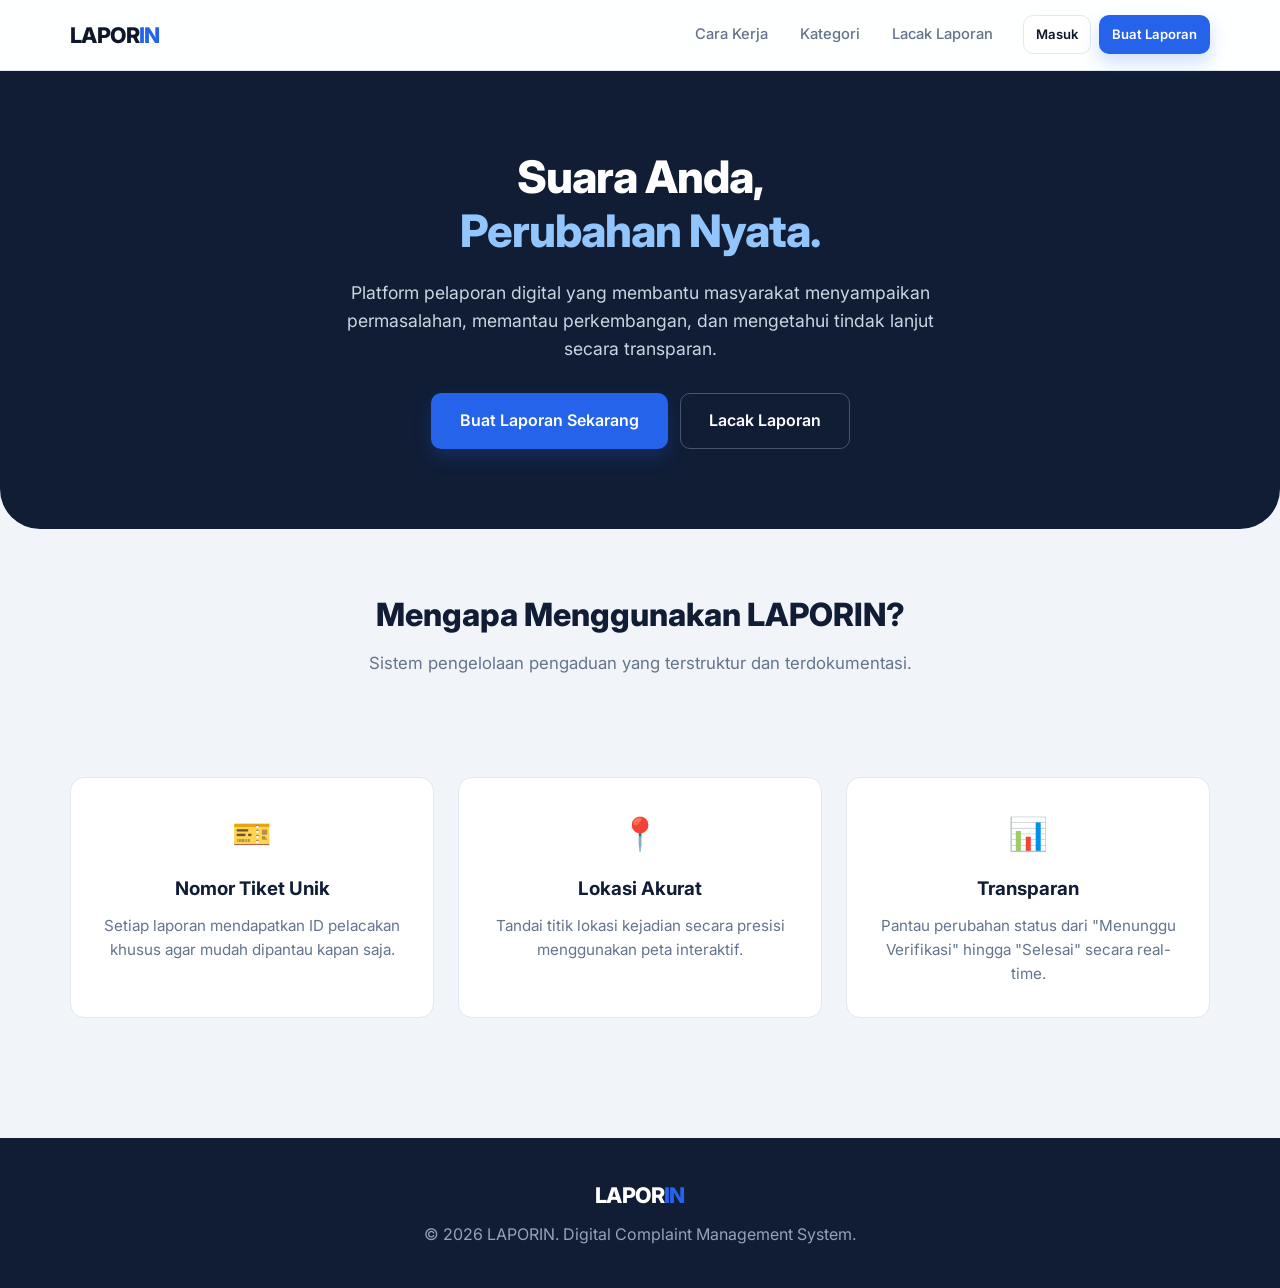
<file: index.html>
<!DOCTYPE html>
<html>
<head>
    <meta charset="UTF-8">
    <meta http-equiv="refresh" content="0; url=frontend/index.html">
    <title>Mengalihkan ke LAPORIN...</title>
</head>
<body>
    <script>
        window.location.href = "frontend/index.html";
    </script>
</body>
</html>
</file>
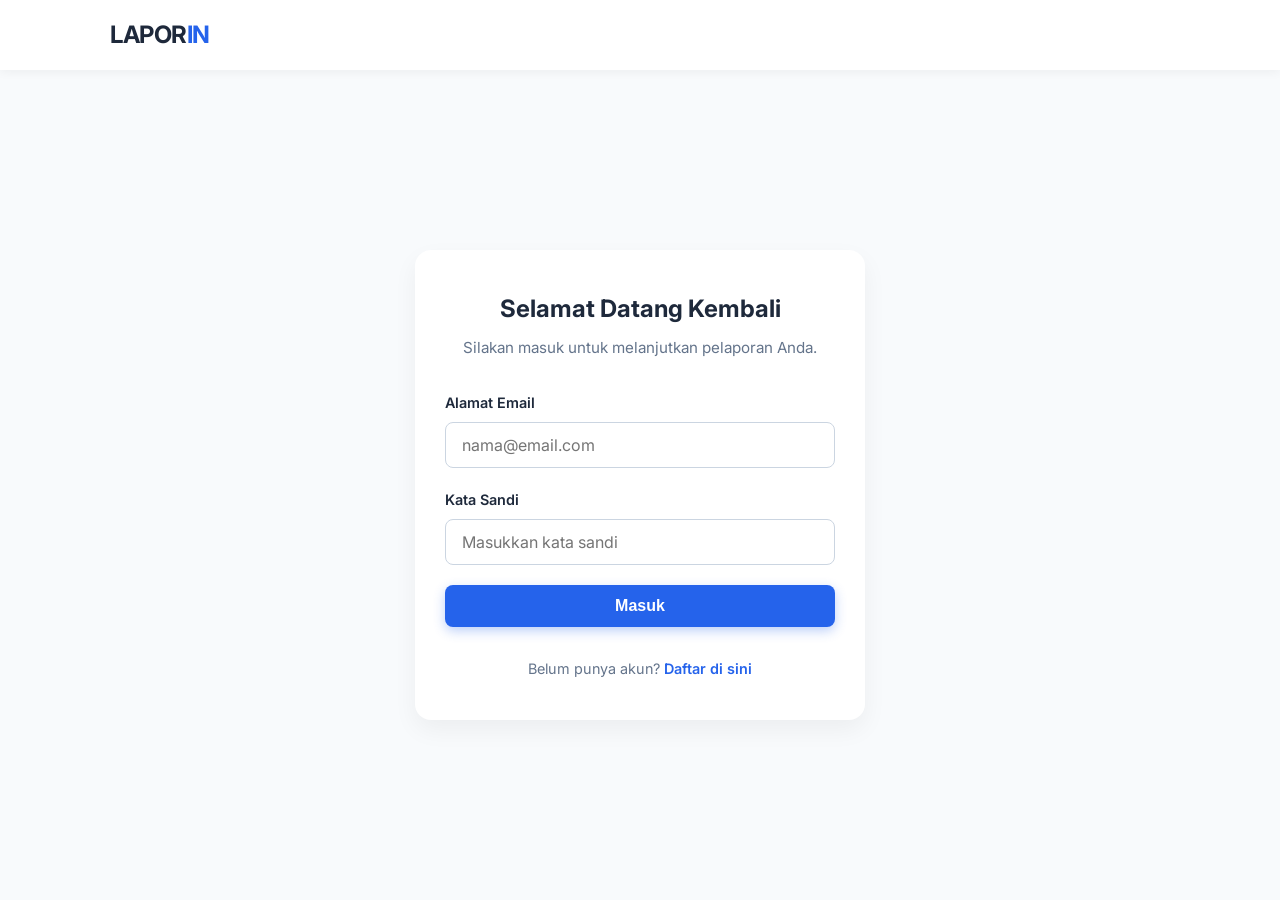
<file: docs/index.html>
<!DOCTYPE html>
<html lang="id">
<head>
    <meta charset="UTF-8">
    <meta name="viewport" content="width=device-width, initial-scale=1.0">
    <title>Masuk - LAPORIN</title>
    <link rel="preconnect" href="https://fonts.googleapis.com">
    <link rel="preconnect" href="https://fonts.gstatic.com" crossorigin>
    <link href="https://fonts.googleapis.com/css2?family=Inter:wght@400;500;600;700&display=swap" rel="stylesheet">
    <link rel="stylesheet" href="css/style.css">
</head>
<body class="auth-body">

    <header class="navbar">
        <div class="container navbar-container">
            <a href="index.html" class="logo">LAPOR<span class="text-primary">IN</span></a>
        </div>
    </header>

    <main class="auth-container">
        <div class="auth-card">
            <div class="auth-header">
                <h1>Selamat Datang Kembali</h1>
                <p>Silakan masuk untuk melanjutkan pelaporan Anda.</p>
            </div>

            <form id="loginForm" class="auth-form">
                <div class="form-group">
                    <label for="email">Alamat Email</label>
                    <input type="email" id="email" name="email" placeholder="nama@email.com" required>
                </div>

                <div class="form-group">
                    <label for="password">Kata Sandi</label>
                    <input type="password" id="password" name="password" placeholder="Masukkan kata sandi" required>
                </div>

                <p id="pesanError" style="color: red; font-size: 0.9rem; display: none;"></p>

                <button type="submit" class="btn btn-primary btn-block">Masuk</button>
            </form>

            <div class="auth-footer">
                <p>Belum punya akun? <a href="register.html" class="text-primary">Daftar di sini</a></p>
            </div>
        </div>
    </main>

    <script>
        document.getElementById('loginForm').addEventListener('submit', async function(event) {
            event.preventDefault();

            const email = document.getElementById('email').value;
            const password = document.getElementById('password').value;
            const pesanError = document.getElementById('pesanError');

            const formData = new URLSearchParams();
            formData.append('username', email); 
            formData.append('password', password);

            try {
                const response = await fetch('https://laporin-production-7ee5268f.up.railway.app/login', {
                    method: 'POST',
                    headers: {
                        'Content-Type': 'application/x-www-form-urlencoded'
                    },
                    body: formData
                });

                const data = await response.json();

                if (response.ok) {
                    // Simpan token ke localStorage
                    localStorage.setItem('access_token', data.access_token);
                    
                    // Simpan status admin (kita decode payload token di sisi frontend)
                    // Karena token JWT terdiri dari 3 bagian (header.payload.signature), kita ambil bagian tengahnya (payload)
                    const payload = JSON.parse(atob(data.access_token.split('.')[1]));
                    localStorage.setItem('is_admin', payload.is_admin); // Menyimpan true atau false

                    alert('Login Berhasil!');
                    // Jika admin, arahkan ke dashboard admin (nanti kita buat), jika tidak ke peta
                    if (payload.is_admin) {
                        window.location.href = 'admin.html'; 
                    } else {
                        window.location.href = 'map.html'; 
                    }
                } else {
                    pesanError.style.display = 'block';
                    pesanError.innerText = data.detail || 'Email atau password salah';
                }
            } catch (error) {
                pesanError.style.display = 'block';
                pesanError.innerText = 'Gagal terhubung ke server. Pastikan Termux menyala.';
            }
        });
    </script>
</body>
</html>
</file>
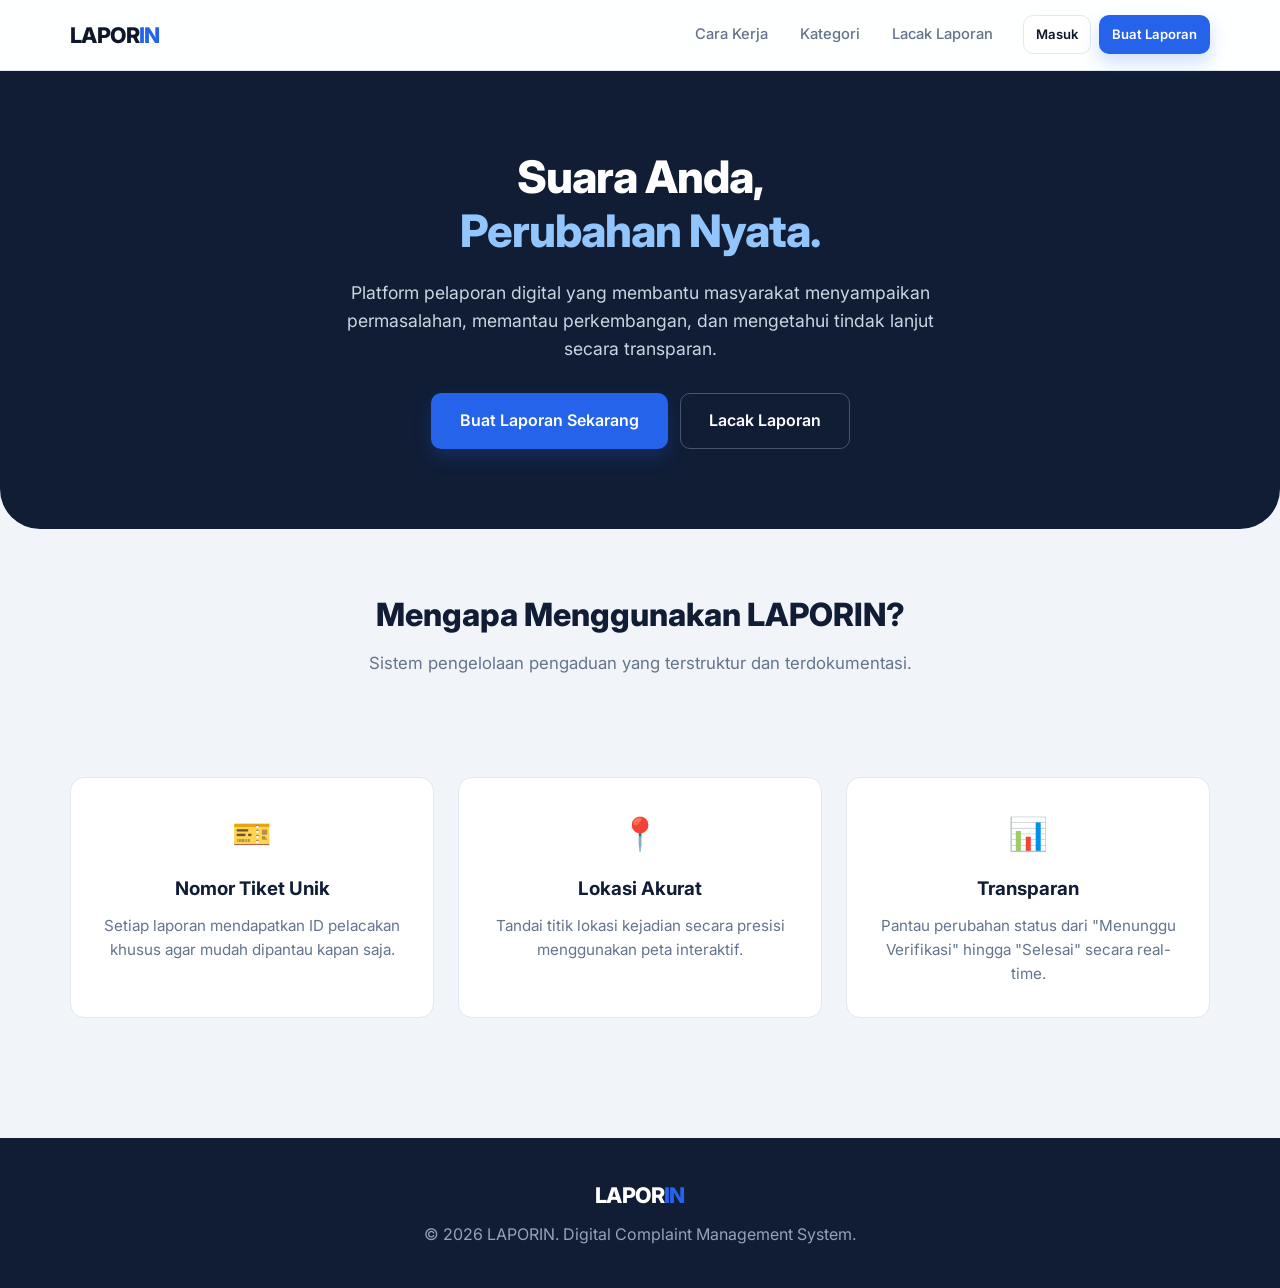
<file: frontend/index.html>
<!DOCTYPE html>
<html lang="id">
<head>
    <meta charset="UTF-8">
    <meta name="viewport" content="width=device-width, initial-scale=1.0">
    <title>LAPORIN - Suara Anda, Perubahan Nyata</title>
    <link href="https://fonts.googleapis.com/css2?family=Inter:wght@400;500;600;700;800&display=swap" rel="stylesheet">
    <link rel="stylesheet" href="laporin.css">
    <style>
        .hero { padding: 80px 0; text-align: center; background: var(--navy); color: var(--white); border-bottom-left-radius: 40px; border-bottom-right-radius: 40px; }
        .hero h1 { font-size: 2.8rem; font-weight: 800; letter-spacing: -1px; margin-bottom: 20px; line-height: 1.2; }
        .hero p { font-size: 1.1rem; color: #CBD5E1; max-width: 600px; margin: 0 auto 30px; }
        .hero-btns { display: flex; gap: 12px; justify-content: center; flex-wrap: wrap; }
        .hero-btns .btn { padding: 14px 28px; font-size: 1rem; }
        
        .section-title { text-align: center; margin-bottom: 40px; }
        .section-title h2 { font-size: 2rem; font-weight: 800; color: var(--navy); margin-bottom: 10px; }
        .section-title p { color: var(--muted); font-size: 1.05rem; }
        
        .features-grid { display: grid; grid-template-columns: repeat(auto-fit, minmax(280px, 1fr)); gap: 24px; padding: 60px 0; }
        .feature-card { background: var(--white); padding: 30px; border-radius: var(--radius); border: 1px solid var(--border); text-align: center; }
        .feature-card .icon { font-size: 2rem; margin-bottom: 15px; }
        .feature-card h3 { margin-bottom: 10px; color: var(--navy); }
        .feature-card p { color: var(--muted); font-size: 0.95rem; }
        
        .footer { background: var(--navy); color: #94A3B8; padding: 40px 0; text-align: center; margin-top: 60px; }
    </style>
</head>
<body>
    <nav class="navbar">
        <div class="container navbar-container">
            <a href="index.html" class="logo">LAPOR<span class="text-primary">IN</span></a>
            <button class="nav-toggle" id="navToggle"><span></span></button>
            <div class="nav-links" id="navLinks">
                <a href="#cara-kerja" class="nav-link">Cara Kerja</a>
                <a href="#kategori" class="nav-link">Kategori</a>
                <a href="track.html" class="nav-link">Lacak Laporan</a>
                <a href="login.html" class="btn btn-outline btn-sm" style="margin-left: 10px;">Masuk</a>
                <a href="create_report.html" class="btn btn-primary btn-sm">Buat Laporan</a>
            </div>
        </div>
    </nav>

    <header class="hero">
        <div class="container">
            <h1>Suara Anda,<br><span style="color: #93C5FD;">Perubahan Nyata.</span></h1>
            <p>Platform pelaporan digital yang membantu masyarakat menyampaikan permasalahan, memantau perkembangan, dan mengetahui tindak lanjut secara transparan.</p>
            <div class="hero-btns">
                <a href="create_report.html" class="btn btn-primary">Buat Laporan Sekarang</a>
                <a href="track.html" class="btn btn-outline" style="background: transparent; color: white; border-color: #475569;">Lacak Laporan</a>
            </div>
        </div>
    </header>

    <section class="container" style="padding-top: 60px;">
        <div class="section-title">
            <h2>Mengapa Menggunakan LAPORIN?</h2>
            <p>Sistem pengelolaan pengaduan yang terstruktur dan terdokumentasi.</p>
        </div>
        <div class="features-grid">
            <div class="feature-card">
                <div class="icon">🎫</div>
                <h3>Nomor Tiket Unik</h3>
                <p>Setiap laporan mendapatkan ID pelacakan khusus agar mudah dipantau kapan saja.</p>
            </div>
            <div class="feature-card">
                <div class="icon">📍</div>
                <h3>Lokasi Akurat</h3>
                <p>Tandai titik lokasi kejadian secara presisi menggunakan peta interaktif.</p>
            </div>
            <div class="feature-card">
                <div class="icon">📊</div>
                <h3>Transparan</h3>
                <p>Pantau perubahan status dari "Menunggu Verifikasi" hingga "Selesai" secara real-time.</p>
            </div>
        </div>
    </section>

    <footer class="footer">
        <div class="container">
            <h2 class="logo" style="color: white; margin-bottom: 10px;">LAPOR<span class="text-primary">IN</span></h2>
            <p>&copy; 2026 LAPORIN. Digital Complaint Management System.</p>
        </div>
    </footer>

    <script>
        const navToggle = document.getElementById('navToggle');
        const navLinks = document.getElementById('navLinks');
        navToggle.addEventListener('click', () => {
            navLinks.classList.toggle('open');
        });
    </script>
</body>
</html>
</file>
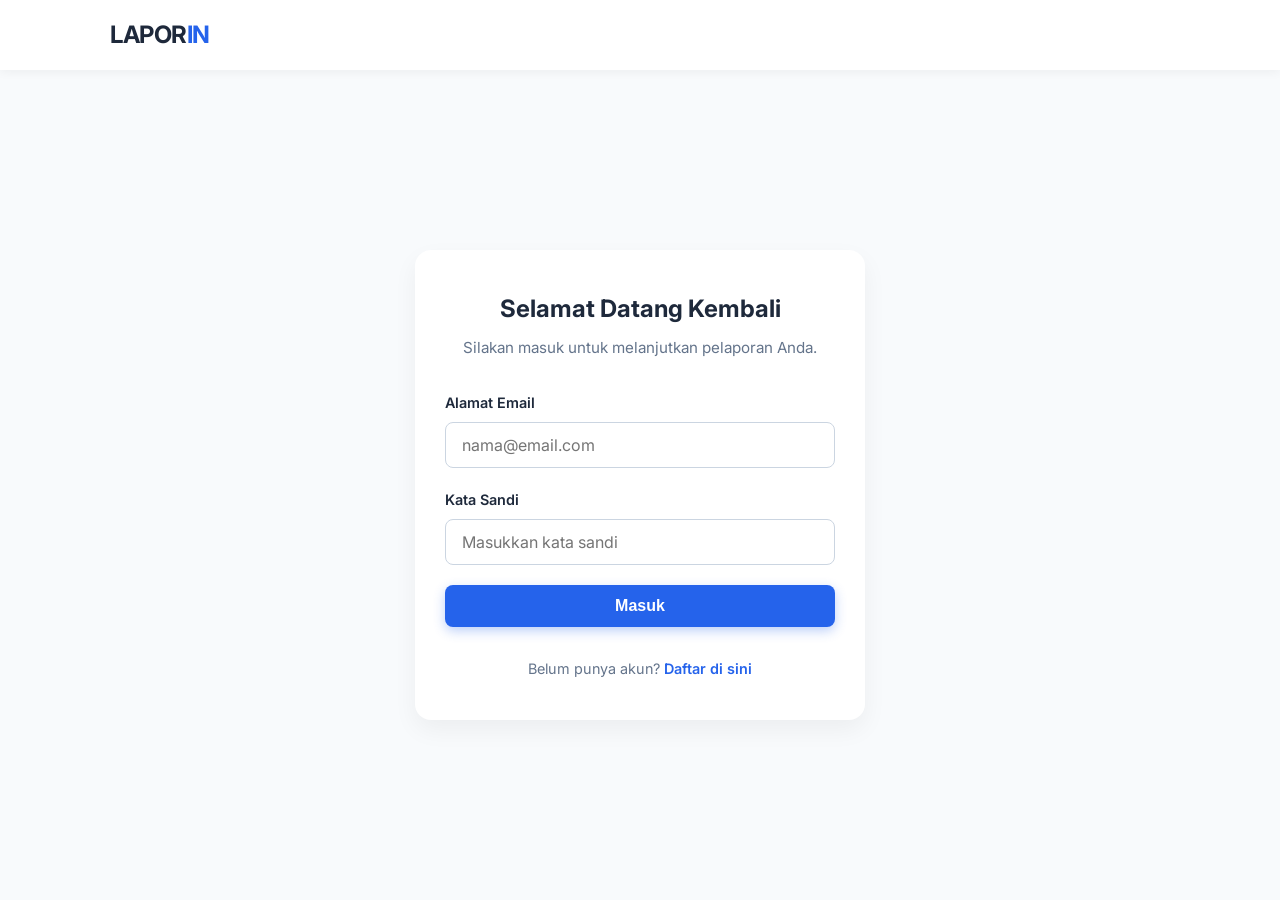
<file: docs/admin.html>
<!DOCTYPE html>
<html lang="id">
<head>
    <meta charset="UTF-8">
    <meta name="viewport" content="width=device-width, initial-scale=1.0">
    <title>Dashboard Admin - LAPORIN</title>
    <link rel="preconnect" href="https://fonts.googleapis.com">
    <link rel="preconnect" href="https://fonts.gstatic.com" crossorigin>
    <link href="https://fonts.googleapis.com/css2?family=Inter:wght@400;500;600;700&display=swap" rel="stylesheet">
    <link rel="stylesheet" href="css/style.css">
    
    <style>
        .admin-container {
            max-width: 900px;
            margin: 40px auto;
            padding: 0 20px;
        }
        .admin-header {
            margin-bottom: 30px;
        }
        .report-card {
            background: var(--white);
            padding: 20px;
            border-radius: 12px;
            box-shadow: 0 4px 15px rgba(0,0,0,0.05);
            margin-bottom: 20px;
            border-left: 5px solid var(--primary-color);
        }
        .report-card h3 {
            margin-bottom: 5px;
            font-size: 1.2rem;
        }
        .report-meta {
            font-size: 0.9rem;
            color: var(--text-muted);
            margin-bottom: 15px;
        }
        .report-desc {
            font-size: 0.95rem;
            margin-bottom: 20px;
            background: #f8fafc;
            padding: 10px;
            border-radius: 8px;
        }
        .action-area {
            display: flex;
            gap: 10px;
            align-items: center;
            flex-wrap: wrap;
            border-top: 1px solid #e2e8f0;
            padding-top: 15px;
        }
        .status-select {
            padding: 8px 12px;
            border-radius: 8px;
            border: 1px solid var(--border-color);
            font-family: inherit;
            font-size: 0.9rem;
            flex: 1;
            min-width: 150px;
        }
        .btn-update {
            padding: 8px 16px;
            font-size: 0.9rem;
        }
        .btn-danger {
            background-color: #dc2626;
            color: white;
        }
    </style>
</head>
<body>

    <header class="navbar">
        <div class="container navbar-container">
            <a href="index.html" class="logo">LAPOR<span class="text-primary">IN</span></a>
            <nav class="nav-links">
                <a href="index.html" class="nav-link">Beranda</a>
                <a href="map.html" class="nav-link">Peta</a>
                <a href="admin.html" class="nav-link" style="color: var(--primary-color); font-weight: 700;">Dashboard Admin</a>
                <a href="#" class="nav-link" style="color: #dc2626; font-weight: 700;" onclick="logout()">Keluar</a>
            </nav>
        </div>
    </header>

    <main class="admin-container">
        <div class="admin-header">
            <h1 style="font-size: 1.8rem; color: var(--text-main);">Dashboard Administrator</h1>
            <p style="color: var(--text-muted);">Kelola semua laporan yang masuk dari masyarakat.</p>
        </div>

        <!-- Tempat menaruh daftar laporan -->
        <div id="adminReportsList">
            <p style="text-align: center; color: var(--text-muted);">Memuat data...</p>
        </div>
    </main>

    <script>
        // 1. Cek Token dan Status Admin
        const token = localStorage.getItem('access_token');
        const isAdmin = localStorage.getItem('is_admin');

        // Jika tidak ada token, atau bukan admin, tendang keluar!
        if (!token || isAdmin !== 'true') {
            alert('Akses Ditolak! Halaman ini hanya untuk Administrator.');
            window.location.href = 'index.html';
        }

        // 2. Fungsi Logout
        function logout() {
            if (confirm('Apakah Anda yakin ingin keluar?')) {
                localStorage.removeItem('access_token');
                localStorage.removeItem('is_admin');
                window.location.href = 'index.html';
            }
        }

        // 3. Ambil semua data laporan dari backend
        async function fetchAllReports() {
            const reportsList = document.getElementById('adminReportsList');
            
            try {
                const response = await fetch('https://laporin-production-7ee5268f.up.railway.app/reports', {
                    method: 'GET'
                });

                const data = await response.json();

                if (data.length === 0) {
                    reportsList.innerHTML = `<p style="text-align: center;">Belum ada laporan yang masuk.</p>`;
                    return;
                }

                let htmlContent = '';
                data.forEach(laporan => {
                    const tanggal = new Date(laporan.created_at).toLocaleDateString('id-ID', {
                        day: 'numeric', month: 'long', year: 'numeric', hour: '2-digit', minute: '2-digit'
                    });

                    // Opsi dropdown status
                    const statusOptions = ["Menunggu verifikasi", "Diterima", "Dalam proses", "Selesai", "Ditolak"];
                    let optionsHtml = '';
                    statusOptions.forEach(status => {
                        const selected = (laporan.status === status) ? 'selected' : '';
                        optionsHtml += `<option value="${status}" ${selected}>${status}</option>`;
                    });

                    htmlContent += `
                        <div class="report-card">
                            <h3>${laporan.judul}</h3>
                            <div class="report-meta">
                                <strong>Pelapor ID:</strong> ${laporan.owner_id} | <strong>Kategori:</strong> ${laporan.kategori} | <strong>Tanggal:</strong> ${tanggal}
                            </div>
                            <div class="report-desc">
                                <strong>Lokasi:</strong> ${laporan.lokasi}<br>
                                <strong>Deskripsi:</strong> ${laporan.deskripsi}
                            </div>
                            
                            <div class="action-area">
                                <label style="font-size: 0.9rem; font-weight: 600;">Ubah Status:</label>
                                <select id="status-${laporan.id}" class="status-select">
                                    ${optionsHtml}
                                </select>
                                <button class="btn btn-primary btn-update" onclick="updateStatus(${laporan.id})">Simpan</button>
                            </div>
                        </div>
                    `;
                });

                reportsList.innerHTML = htmlContent;

            } catch (error) {
                reportsList.innerHTML = `<p style="color: red; text-align: center;">Gagal memuat data. Pastikan server Termux menyala.</p>`;
            }
        }

        // 4. Fungsi untuk mengubah status laporan
        async function updateStatus(reportId) {
            const newStatus = document.getElementById(`status-${reportId}`).value;
            
            try {
                const response = await fetch(`https://laporin-production-7ee5268f.up.railway.app/reports/${reportId}/status`, {
                    method: 'PUT',
                    headers: {
                        'Content-Type': 'application/json',
                        'Authorization': `Bearer ${token}`
                    },
                    body: JSON.stringify({ status: newStatus })
                });

                if (response.ok) {
                    alert('Status laporan berhasil diperbarui!');
                } else {
                    const data = await response.json();
                    alert('Gagal update: ' + data.detail);
                }
            } catch (error) {
                alert('Gagal terhubung ke server.');
            }
        }

        // Panggil fungsi saat halaman dimuat
        fetchAllReports();
    </script>
</body>
</html>
</file>
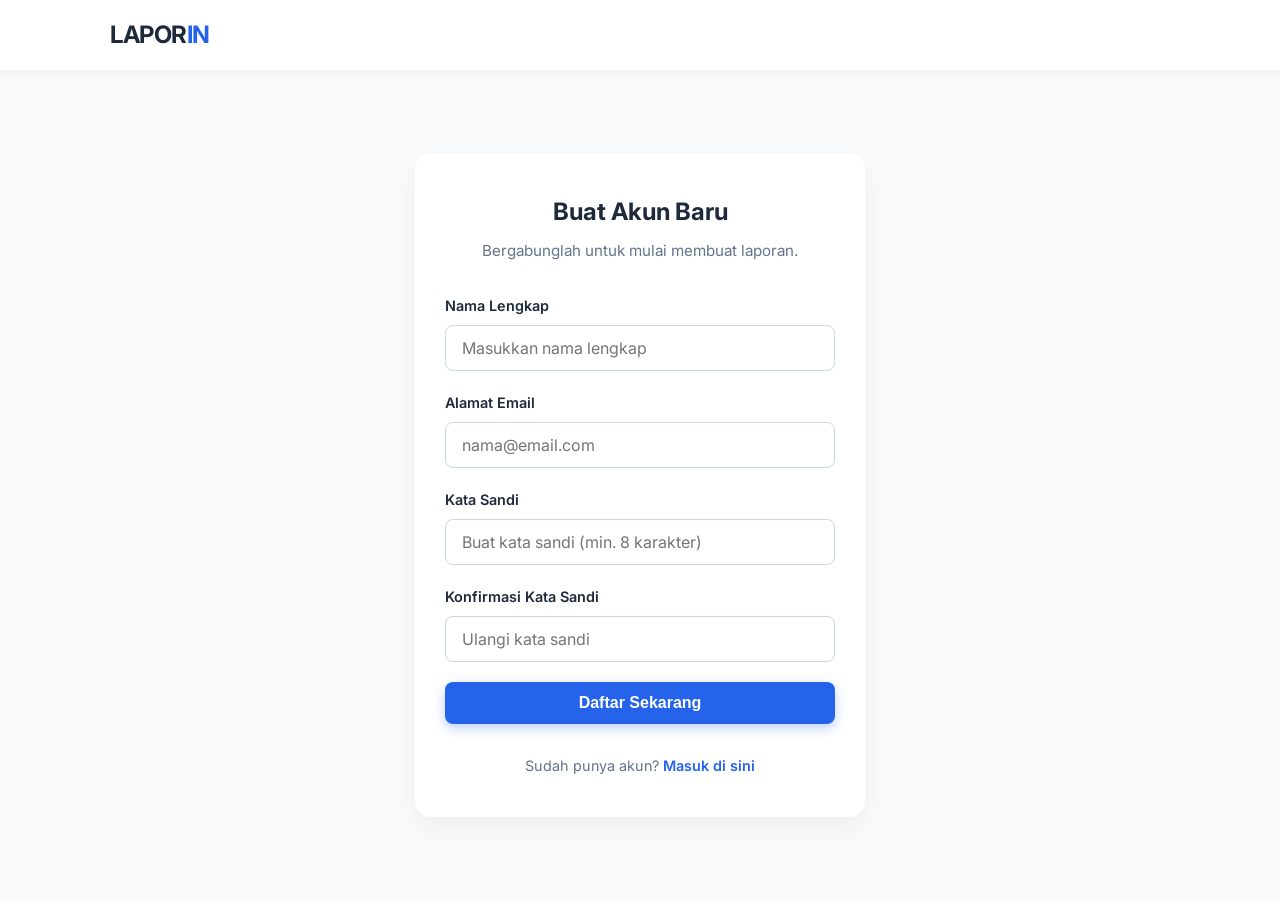
<file: docs/register.html>
<!DOCTYPE html>
<html lang="id">
<head>
    <meta charset="UTF-8">
    <meta name="viewport" content="width=device-width, initial-scale=1.0">
    <title>Daftar Akun - LAPORIN</title>
    <link rel="preconnect" href="https://fonts.googleapis.com">
    <link rel="preconnect" href="https://fonts.gstatic.com" crossorigin>
    <link href="https://fonts.googleapis.com/css2?family=Inter:wght@400;500;600;700&display=swap" rel="stylesheet">
    <link rel="stylesheet" href="css/style.css">
</head>
<body class="auth-body">

    <header class="navbar">
        <div class="container navbar-container">
            <a href="index.html" class="logo">LAPOR<span class="text-primary">IN</span></a>
        </div>
    </header>

    <main class="auth-container">
        <div class="auth-card">
            <div class="auth-header">
                <h1>Buat Akun Baru</h1>
                <p>Bergabunglah untuk mulai membuat laporan.</p>
            </div>

            <!-- Tambahkan id="registerForm" -->
            <form id="registerForm" class="auth-form">
                <div class="form-group">
                    <label for="nama">Nama Lengkap</label>
                    <input type="text" id="nama" name="nama" placeholder="Masukkan nama lengkap" required>
                </div>

                <div class="form-group">
                    <label for="email">Alamat Email</label>
                    <input type="email" id="email" name="email" placeholder="nama@email.com" required>
                </div>

                <div class="form-group">
                    <label for="password">Kata Sandi</label>
                    <input type="password" id="password" name="password" placeholder="Buat kata sandi (min. 8 karakter)" required minlength="8">
                </div>

                <div class="form-group">
                    <label for="konfirmasi_password">Konfirmasi Kata Sandi</label>
                    <input type="password" id="konfirmasi_password" name="konfirmasi_password" placeholder="Ulangi kata sandi" required minlength="8">
                </div>

                <!-- Tempat menampilkan pesan error -->
                <p id="pesanError" style="color: red; font-size: 0.9rem; display: none;"></p>

                <button type="submit" class="btn btn-primary btn-block">Daftar Sekarang</button>
            </form>

            <div class="auth-footer">
                <p>Sudah punya akun? <a href="login.html" class="text-primary">Masuk di sini</a></p>
            </div>
        </div>
    </main>

    <!-- SCRIPT UNTUK REGISTER -->
    <script>
        document.getElementById('registerForm').addEventListener('submit', async function(event) {
            event.preventDefault();

            const nama = document.getElementById('nama').value;
            const email = document.getElementById('email').value;
            const password = document.getElementById('password').value;
            const konfirmasi_password = document.getElementById('konfirmasi_password').value;
            const pesanError = document.getElementById('pesanError');

            // Validasi apakah password dan konfirmasi cocok
            if (password !== konfirmasi_password) {
                pesanError.style.display = 'block';
                pesanError.innerText = 'Kata sandi dan konfirmasi tidak cocok!';
                return;
            }

            // Sembunyikan pesan error sebelumnya
            pesanError.style.display = 'none';

            try {
                // Kirim data ke backend (format JSON)
                const response = await fetch('https://laporin-production-7ee5268f.up.railway.app/register', {
                    method: 'POST',
                    headers: {
                        'Content-Type': 'application/json'
                    },
                    body: JSON.stringify({
                        nama_lengkap: nama,
                        email: email,
                        password: password
                    })
                });

                const data = await response.json();

                if (response.ok) {
                    // Jika berhasil (201 Created)
                    alert('Pendaftaran Berhasil! Silakan Login.');
                    window.location.href = 'login.html'; // Arahkan ke halaman login
                } else {
                    // Jika gagal (misal email sudah terdaftar)
                    pesanError.style.display = 'block';
                    pesanError.innerText = data.detail || 'Terjadi kesalahan saat mendaftar.';
                }
            } catch (error) {
                pesanError.style.display = 'block';
                pesanError.innerText = 'Gagal terhubung ke server. Pastikan Termux menyala.';
            }
        });
    </script>
</body>
</html>
</file>
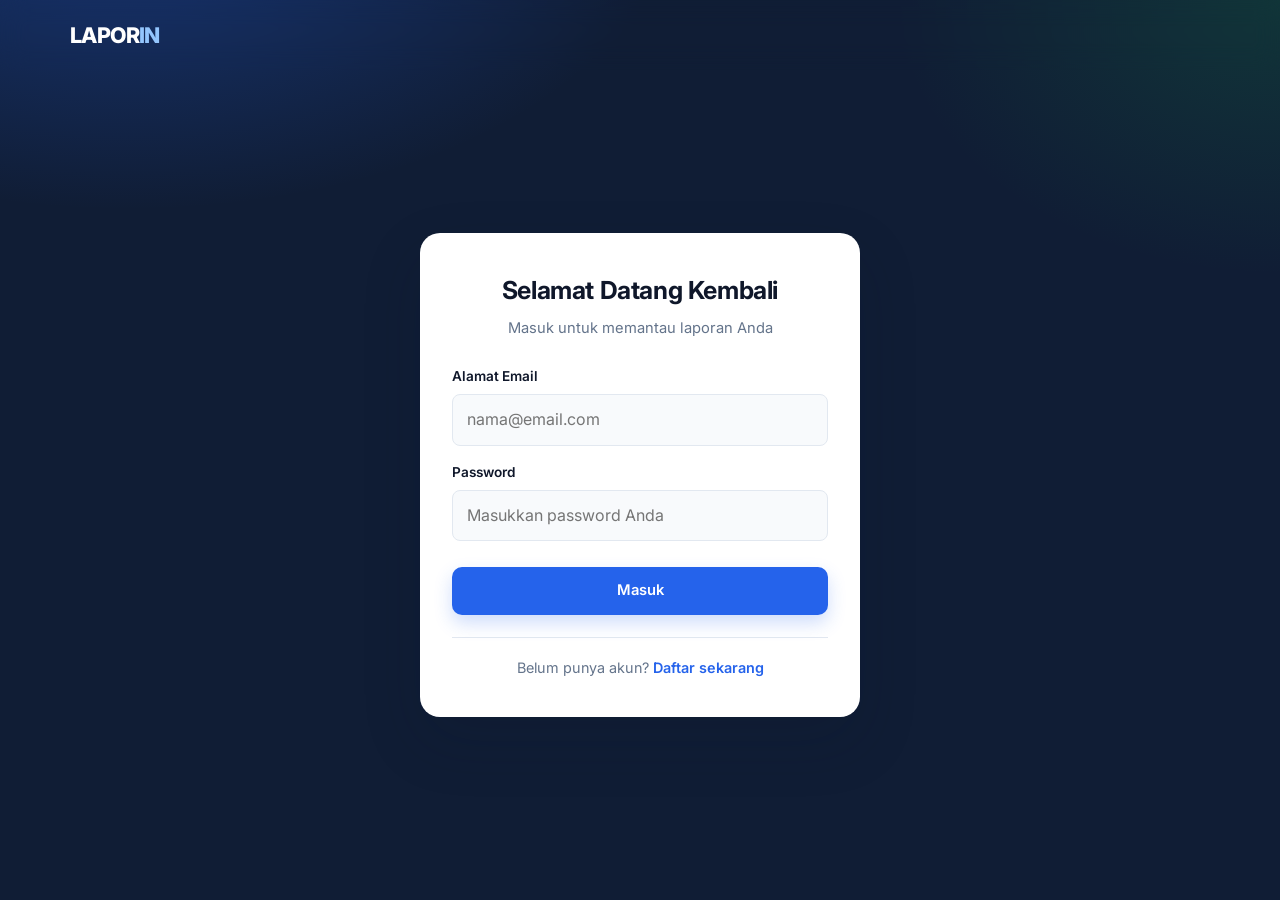
<file: frontend/admin.html>
<!DOCTYPE html>
<html lang="id">
<head>
    <meta charset="UTF-8">
    <meta name="viewport" content="width=device-width, initial-scale=1.0">
    <title>Admin Panel - LAPORIN</title>
    <link href="https://fonts.googleapis.com/css2?family=Inter:wght@400;500;600;700&display=swap" rel="stylesheet">
    <link rel="stylesheet" href="laporin.css">
</head>
<body>
    <div class="app-shell">
        <aside class="sidebar" id="sidebar">
            <a href="index.html" class="logo">LAPOR<span class="text-primary">IN</span></a>
            <div class="sidebar-nav">
                <div class="sidebar-label">Menu Administrator</div>
                <a href="admin.html" class="sidebar-link active">Semua Laporan</a>
                <a href="#" class="sidebar-link" onclick="logout()" style="color: #FCA5A5; margin-top: 20px;">Keluar</a>
            </div>
        </aside>

        <main class="main-content">
            <header class="topbar">
                <div style="display: flex; align-items: center; gap: 10px;">
                    <button class="sidebar-toggle" id="sidebarToggle"><span></span></button>
                    <h1 class="page-title">Manajemen Laporan</h1>
                </div>
                <div class="badge badge-primary">Mode Admin</div>
            </header>

            <div class="page-body">
                <div class="card" style="padding: 0; overflow: hidden;">
                    <div style="padding: 20px; border-bottom: 1px solid var(--border);">
                        <h2 style="font-size: 1.1rem;">Daftar Semua Laporan Masuk</h2>
                    </div>
                    
                    <div id="loadingState" style="padding: 40px; text-align: center; color: var(--muted);">Memuat data...</div>
                    <div id="errorState" class="empty-state hidden">
                        <h3>Akses Ditolak</h3>
                        <p>Anda tidak memiliki hak akses sebagai Administrator.</p>
                    </div>

                    <div class="table-wrap hidden" id="tableWrapper">
                        <table class="data-table">
                            <thead>
                                <tr>
                                    <th>Tiket</th>
                                    <th>Judul</th>
                                    <th>Pelapor</th>
                                    <th>Status</th>
                                    <th>Aksi</th>
                                </tr>
                            </thead>
                            <tbody id="adminReportList"></tbody>
                        </table>
                    </div>
                </div>
            </div>
        </main>
    </div>
    
    <div class="sidebar-backdrop" id="sidebarBackdrop"></div>

    <script>
        const API_BASE_URL = 'https://laporin-production-7ee5268f.up.railway.app';
        const token = localStorage.getItem('token');

        if (!token) {
            alert('Sesi berakhir, silakan login.');
            window.location.href = 'login.html';
        }

        function logout() {
            localStorage.removeItem('token');
            window.location.href = 'index.html';
        }

        const sidebar = document.getElementById('sidebar');
        const backdrop = document.getElementById('sidebarBackdrop');
        document.getElementById('sidebarToggle').addEventListener('click', () => {
            sidebar.classList.add('open'); backdrop.classList.add('open');
        });
        backdrop.addEventListener('click', () => {
            sidebar.classList.remove('open'); backdrop.classList.remove('open');
        });

        async function fetchAdminReports() {
            try {
                const response = await fetch(`${API_BASE_URL}/admin/reports`, {
                    headers: { 'Authorization': `Bearer ${token}` }
                });

                document.getElementById('loadingState').classList.add('hidden');

                if (response.status === 403 || response.status === 401) {
                    document.getElementById('errorState').classList.remove('hidden');
                    return;
                }

                const reports = await response.json();
                document.getElementById('tableWrapper').classList.remove('hidden');
                const tbody = document.getElementById('adminReportList');
                tbody.innerHTML = '';

                if (reports.length === 0) {
                    tbody.innerHTML = '<tr><td colspan="5" class="text-center">Belum ada laporan masuk.</td></tr>';
                    return;
                }

                reports.forEach(report => {
                    // Fallback jika tiket masih null
                    const tiket = report.ticket_number ? report.ticket_number : `LPR-2026-${String(report.id).padStart(5, '0')}`;
                    
                    const tr = document.createElement('tr');
                    tr.innerHTML = `
                        <td style="font-weight: 600; color: var(--primary);">${tiket}</td>
                        <td>${report.judul}</td>
                        <td>${report.pemilik ? report.pemilik.nama_lengkap : 'Anonim'}</td>
                        <td>
                            <select onchange="updateStatus(${report.id}, this.value)" class="btn btn-sm btn-outline">
                                <option value="Menunggu verifikasi" ${report.status === 'Menunggu verifikasi' ? 'selected' : ''}>Menunggu</option>
                                <option value="Diproses" ${report.status === 'Diproses' ? 'selected' : ''}>Diproses</option>
                                <option value="Selesai" ${report.status === 'Selesai' ? 'selected' : ''}>Selesai</option>
                                <option value="Ditolak" ${report.status === 'Ditolak' ? 'selected' : ''}>Ditolak</option>
                            </select>
                        </td>
                        <td>
                            <button class="btn btn-sm btn-primary" onclick="alert('Detail laporan bisa dilihat di menu Lacak')">Detail</button>
                        </td>
                    `;
                    tbody.appendChild(tr);
                });

            } catch (error) {
                document.getElementById('loadingState').innerText = 'Gagal terhubung ke server.';
                console.error(error);
            }
        }

        async function updateStatus(reportId, newStatus) {
            const formData = new URLSearchParams();
            formData.append('status', newStatus);
            formData.append('note', `Status diubah oleh Admin menjadi ${newStatus}`);

            try {
                const response = await fetch(`${API_BASE_URL}/admin/reports/${reportId}/status`, {
                    method: 'PUT',
                    headers: {
                        'Authorization': `Bearer ${token}`,
                        'Content-Type': 'application/x-www-form-urlencoded'
                    },
                    body: formData
                });
                if (response.ok) {
                    alert('Status berhasil diperbarui!');
                } else {
                    alert('Gagal mengubah status.');
                }
            } catch (error) {
                alert('Terjadi kesalahan jaringan.');
            }
        }

        fetchAdminReports();
    </script>
</body>
</html>
</file>
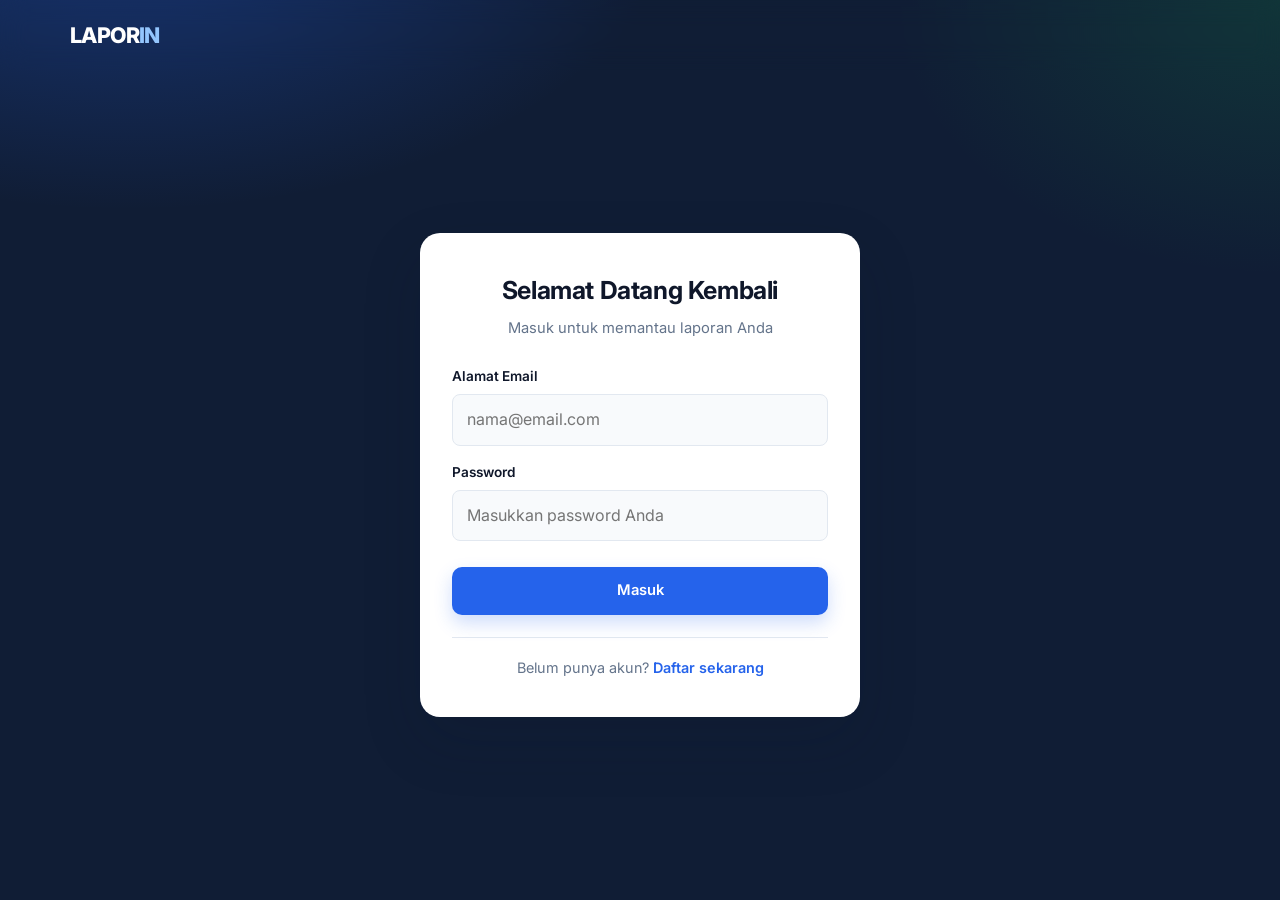
<file: frontend/login.html>
<!DOCTYPE html>
<html lang="id">
<head>
    <meta charset="UTF-8">
    <meta name="viewport" content="width=device-width, initial-scale=1.0">
    <title>Masuk - LAPORIN</title>
    <link href="https://fonts.googleapis.com/css2?family=Inter:wght@400;500;600;700&display=swap" rel="stylesheet">
    <link rel="stylesheet" href="laporin.css">
</head>
<body class="auth-body">
    <nav class="navbar">
        <div class="container navbar-container">
            <a href="index.html" class="logo">LAPOR<span class="text-primary">IN</span></a>
        </div>
    </nav>

    <div class="auth-container">
        <div class="auth-card">
            <div class="auth-header">
                <h1>Selamat Datang Kembali</h1>
                <p>Masuk untuk memantau laporan Anda</p>
            </div>
            
            <form id="loginForm" class="auth-form">
                <div class="form-group">
                    <label>Alamat Email</label>
                    <input type="email" id="email" required placeholder="nama@email.com">
                </div>
                <div class="form-group">
                    <label>Password</label>
                    <input type="password" id="password" required placeholder="Masukkan password Anda">
                </div>
                <button type="submit" id="loginBtn" class="btn btn-primary btn-block" style="margin-top: 10px;">Masuk</button>
            </form>

            <div class="auth-footer">
                Belum punya akun? <a href="register.html">Daftar sekarang</a>
            </div>
        </div>
    </div>

    <script>
        // URL SUDAH DIGANTI DENGAN URL RAILWAY ASLI ANDA
        const API_BASE_URL = 'https://laporin-production-7ee5268f.up.railway.app';

        document.getElementById('loginForm').addEventListener('submit', async function(e) {
            e.preventDefault();
            const btn = document.getElementById('loginBtn');
            btn.innerHTML = 'Memproses...';
            btn.disabled = true;

            const email = document.getElementById('email').value;
            const password = document.getElementById('password').value;

            const formData = new URLSearchParams();
            formData.append('username', email); 
            formData.append('password', password);

            try {
                const response = await fetch(`${API_BASE_URL}/login`, {
                    method: 'POST',
                    headers: { 'Content-Type': 'application/x-www-form-urlencoded' },
                    body: formData
                });

                if (response.ok) {
                    const data = await response.json();
                    localStorage.setItem('token', data.access_token);
                    localStorage.setItem('user_email', email);
                    alert('Login Berhasil!');
                    window.location.href = 'my-reports.html'; 
                } else {
                    const err = await response.json();
                    alert('Gagal Login: ' + (err.detail || 'Email atau password salah'));
                }
            } catch (error) {
                alert('Gagal terhubung ke server backend.');
            } finally {
                btn.innerHTML = 'Masuk';
                btn.disabled = false;
            }
        });
    </script>
</body>
</html>
</file>
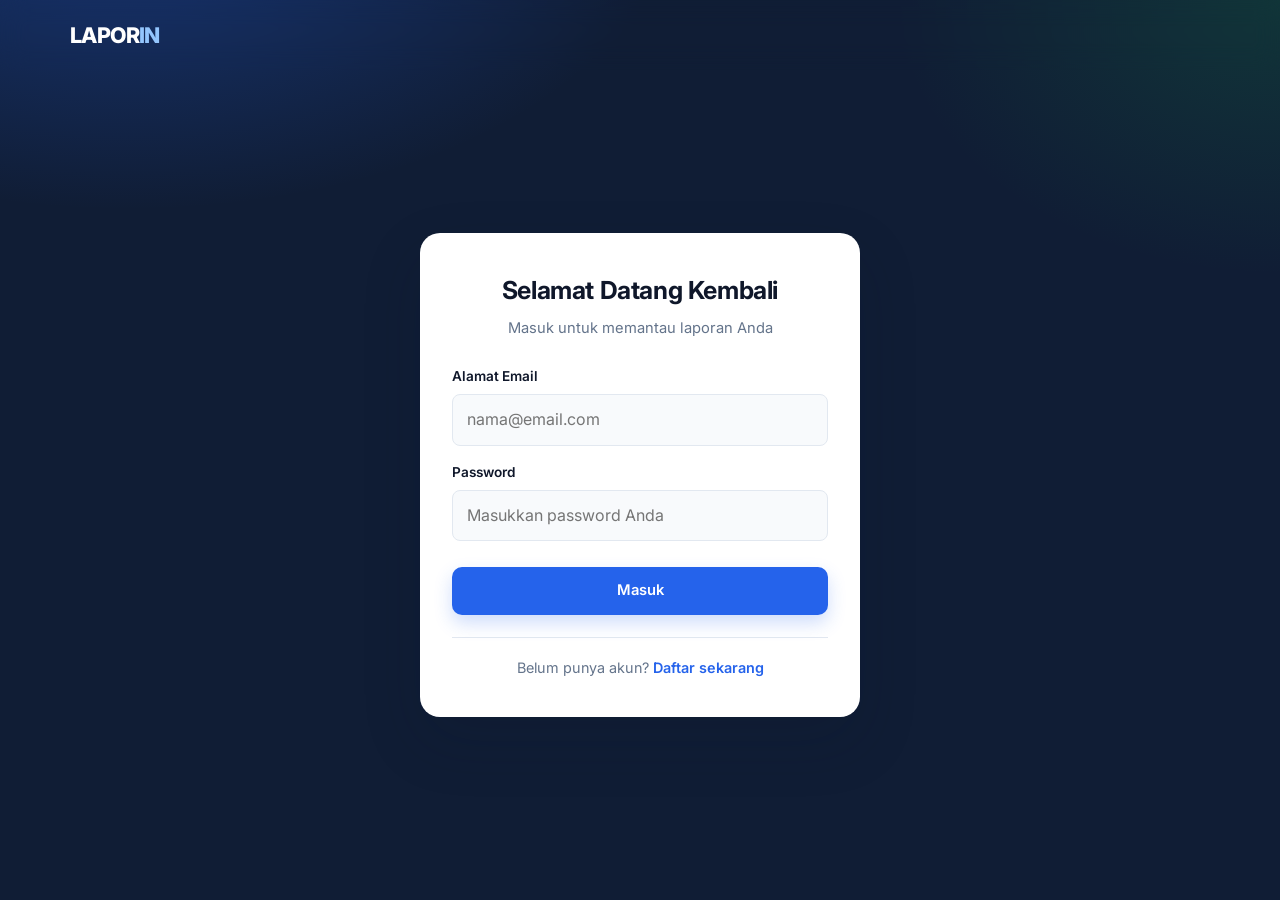
<file: frontend/my-reports.html>
<!DOCTYPE html>
<html lang="id">
<head>
    <meta charset="UTF-8">
    <meta name="viewport" content="width=device-width, initial-scale=1.0">
    <title>Dashboard - LAPORIN</title>
    <link href="https://fonts.googleapis.com/css2?family=Inter:wght@400;500;600;700&display=swap" rel="stylesheet">
    <link rel="stylesheet" href="laporin.css">
</head>
<body>
    <div class="app-shell">
        <aside class="sidebar" id="sidebar">
            <a href="index.html" class="logo">LAPOR<span class="text-primary">IN</span></a>
            <div class="sidebar-nav">
                <div class="sidebar-label">Menu Utama</div>
                <a href="my-reports.html" class="sidebar-link active">Dashboard</a>
                <a href="create_report.html" class="sidebar-link">Buat Laporan</a>
                
                <div class="sidebar-label">Akun</div>
                <a href="#" class="sidebar-link" onclick="logout()" style="color: #FCA5A5;">Keluar</a>
            </div>
        </aside>

        <main class="main-content">
            <header class="topbar">
                <div style="display: flex; align-items: center; gap: 10px;">
                    <button class="sidebar-toggle" id="sidebarToggle"><span></span></button>
                    <div>
                        <h1 class="page-title">Dashboard</h1>
                        <p class="page-subtitle">Ringkasan aktivitas laporan Anda</p>
                    </div>
                </div>
                <a href="create_report.html" class="btn btn-primary btn-sm">+ Laporan Baru</a>
            </header>

            <div class="page-body">
                <div class="stat-grid">
                    <div class="stat-card">
                        <div class="label">Total Laporan</div>
                        <div class="value" id="statTotal">0</div>
                    </div>
                    <div class="stat-card">
                        <div class="label">Diproses</div>
                        <div class="value" style="color: var(--warning);" id="statProses">0</div>
                    </div>
                    <div class="stat-card">
                        <div class="label">Selesai</div>
                        <div class="value" style="color: var(--success);" id="statSelesai">0</div>
                    </div>
                </div>

                <div class="card" style="margin-top: 20px; padding: 0; overflow: hidden;">
                    <div style="padding: 20px; border-bottom: 1px solid var(--border);">
                        <h2 style="font-size: 1.1rem;">Laporan Terbaru</h2>
                    </div>
                    
                    <div id="loadingState" style="padding: 40px; text-align: center; color: var(--muted);">
                        Memuat data laporan...
                    </div>

                    <div id="emptyState" class="empty-state hidden">
                        <h3>Belum Ada Laporan</h3>
                        <p>Anda belum pernah membuat laporan. Mari mulai laporkan permasalahan di sekitar Anda.</p>
                        <a href="create_report.html" class="btn btn-primary" style="margin-top: 16px;">Buat Laporan Pertama</a>
                    </div>

                    <div class="table-wrap hidden" id="tableWrapper">
                        <table class="data-table">
                            <thead>
                                <tr>
                                    <th>Nomor Tiket</th>
                                    <th>Judul Laporan</th>
                                    <th>Kategori</th>
                                    <th>Tanggal</th>
                                    <th>Status</th>
                                </tr>
                            </thead>
                            <tbody id="reportList"></tbody>
                        </table>
                    </div>
                </div>
            </div>
        </main>
    </div>

    <div class="sidebar-backdrop" id="sidebarBackdrop"></div>

    <script>
        // URL SUDAH DIGANTI KE RAILWAY
        const API_BASE_URL = 'https://laporin-production-7ee5268f.up.railway.app';
        const token = localStorage.getItem('token');

        if (!token) {
            alert('Sesi berakhir, silakan login kembali.');
            window.location.href = 'login.html';
        }

        function logout() {
            localStorage.removeItem('token');
            localStorage.removeItem('user_email');
            window.location.href = 'index.html';
        }

        const sidebar = document.getElementById('sidebar');
        const backdrop = document.getElementById('sidebarBackdrop');
        document.getElementById('sidebarToggle').addEventListener('click', () => {
            sidebar.classList.add('open');
            backdrop.classList.add('open');
        });
        backdrop.addEventListener('click', () => {
            sidebar.classList.remove('open');
            backdrop.classList.remove('open');
        });

        function formatDate(dateString) {
            const options = { year: 'numeric', month: 'short', day: 'numeric' };
            return new Date(dateString).toLocaleDateString('id-ID', options);
        }

        function getStatusBadge(status) {
            if (status === 'Selesai') return `<span class="badge badge-success">Selesai</span>`;
            if (status === 'Menunggu verifikasi') return `<span class="badge badge-warning">Menunggu</span>`;
            if (status === 'Diproses') return `<span class="badge badge-primary">Diproses</span>`;
            if (status === 'Ditolak') return `<span class="badge badge-danger">Ditolak</span>`;
            return `<span class="badge badge-muted">${status}</span>`;
        }

        async function fetchReports() {
            try {
                const response = await fetch(`${API_BASE_URL}/my-reports`, {
                    headers: { 'Authorization': `Bearer ${token}` }
                });

                if (response.status === 401) { logout(); return; }

                const reports = await response.json();
                
                document.getElementById('loadingState').classList.add('hidden');

                if (reports.length === 0) {
                    document.getElementById('emptyState').classList.remove('hidden');
                    return;
                }

                document.getElementById('tableWrapper').classList.remove('hidden');
                
                let proses = 0, selesai = 0;
                const tbody = document.getElementById('reportList');
                tbody.innerHTML = '';

                reports.forEach(report => {
                    if (report.status === 'Diproses' || report.status === 'Menunggu verifikasi') proses++;
                    if (report.status === 'Selesai') selesai++;

                    const tiket = report.ticket_number ? report.ticket_number : `LPR-2026-${String(report.id).padStart(5, '0')}`;

                    const tr = document.createElement('tr');
                    tr.innerHTML = `
                        <td style="font-weight: 600; color: var(--primary);">${tiket}</td>
                        <td>${report.judul}</td>
                        <td>${report.kategori}</td>
                        <td>${formatDate(report.created_at)}</td>
                        <td>${getStatusBadge(report.status)}</td>
                    `;
                    tbody.appendChild(tr);
                });

                document.getElementById('statTotal').innerText = reports.length;
                document.getElementById('statProses').innerText = proses;
                document.getElementById('statSelesai').innerText = selesai;

            } catch (error) {
                document.getElementById('loadingState').innerText = 'Gagal memuat data. Periksa koneksi server.';
                console.error(error);
            }
        }

        fetchReports();
    </script>
</body>
</html>
</file>
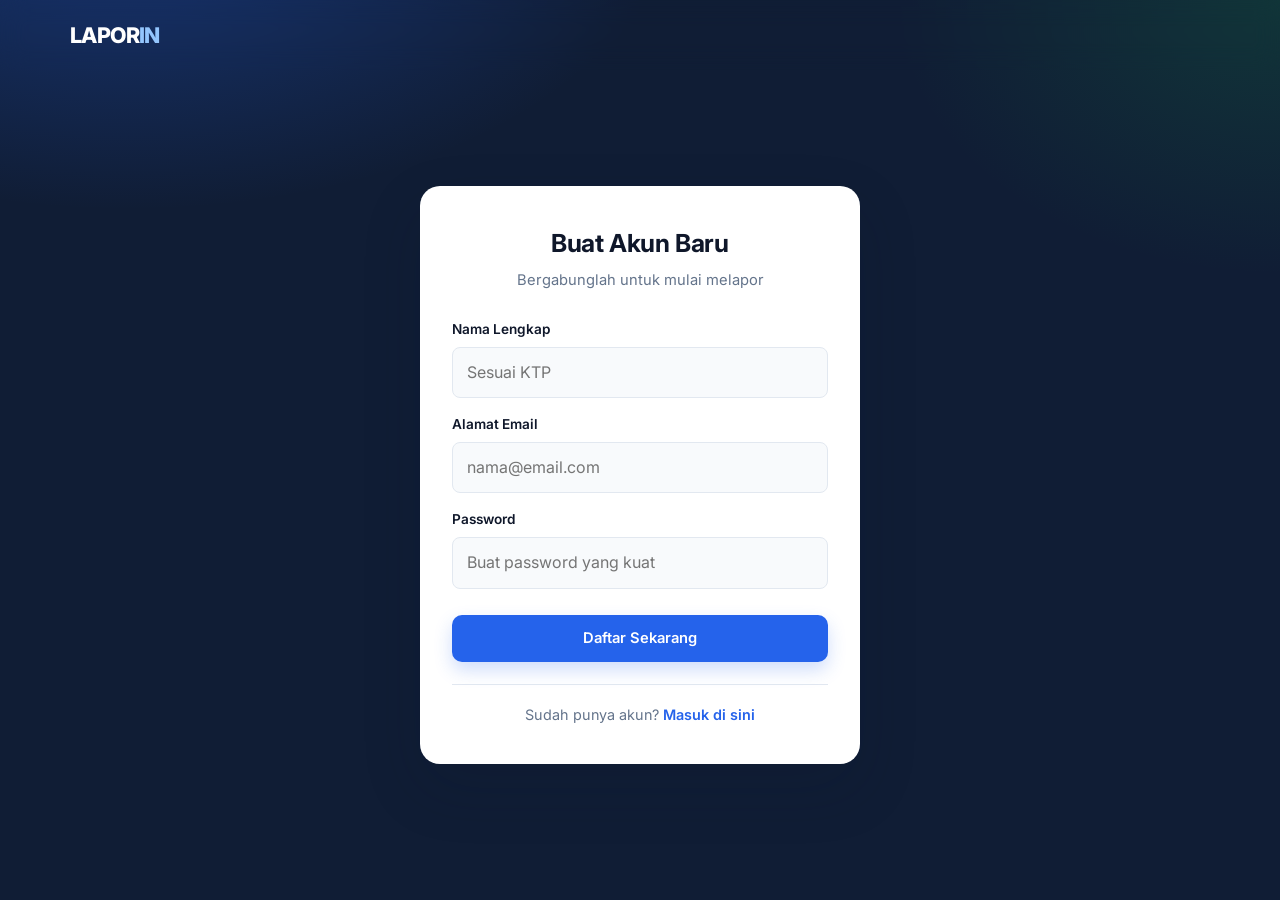
<file: frontend/register.html>
<!DOCTYPE html>
<html lang="id">
<head>
    <meta charset="UTF-8">
    <meta name="viewport" content="width=device-width, initial-scale=1.0">
    <title>Daftar Akun - LAPORIN</title>
    <link href="https://fonts.googleapis.com/css2?family=Inter:wght@400;500;600;700&display=swap" rel="stylesheet">
    <link rel="stylesheet" href="laporin.css">
</head>
<body class="auth-body">
    <nav class="navbar">
        <div class="container navbar-container">
            <a href="index.html" class="logo">LAPOR<span class="text-primary">IN</span></a>
        </div>
    </nav>

    <div class="auth-container">
        <div class="auth-card">
            <div class="auth-header">
                <h1>Buat Akun Baru</h1>
                <p>Bergabunglah untuk mulai melapor</p>
            </div>
            
            <form id="registerForm" class="auth-form">
                <div class="form-group">
                    <label>Nama Lengkap</label>
                    <input type="text" id="nama" required placeholder="Sesuai KTP">
                </div>
                <div class="form-group">
                    <label>Alamat Email</label>
                    <input type="email" id="email" required placeholder="nama@email.com">
                </div>
                <div class="form-group">
                    <label>Password</label>
                    <input type="password" id="password" required placeholder="Buat password yang kuat">
                </div>
                <button type="submit" id="registerBtn" class="btn btn-primary btn-block" style="margin-top: 10px;">Daftar Sekarang</button>
            </form>

            <div class="auth-footer">
                Sudah punya akun? <a href="login.html">Masuk di sini</a>
            </div>
        </div>
    </div>

    <script>
        const API_BASE_URL = 'https://url-railway-anda.up.railway.app';

        document.getElementById('registerForm').addEventListener('submit', async function(e) {
            e.preventDefault();
            const btn = document.getElementById('registerBtn');
            btn.innerHTML = 'Memproses...';
            btn.disabled = true;

            const data = {
                nama_lengkap: document.getElementById('nama').value,
                email: document.getElementById('email').value,
                password: document.getElementById('password').value
            };

            try {
                const response = await fetch(`${API_BASE_URL}/register`, {
                    method: 'POST',
                    headers: { 'Content-Type': 'application/json' },
                    body: JSON.stringify(data)
                });

                if (response.ok) {
                    alert('Pendaftaran berhasil! Silakan login.');
                    window.location.href = 'login.html';
                } else {
                    const err = await response.json();
                    alert('Gagal Daftar: ' + (err.detail || 'Email sudah digunakan'));
                }
            } catch (error) {
                alert('Gagal terhubung ke server backend.');
            } finally {
                btn.innerHTML = 'Daftar Sekarang';
                btn.disabled = false;
            }
        });
    </script>
</body>
</html>
</file>
<file: docs/css/style.css>
/* =========================================
   RESET & VARIABEL DASAR
   ========================================= */
:root {
    --primary-color: #2563eb;
    --primary-hover: #1d4ed8;
    --text-main: #1e293b;
    --text-muted: #64748b;
    --bg-color: #f8fafc;
    --white: #ffffff;
    --border-color: #cbd5e1;
}

* {
    margin: 0;
    padding: 0;
    box-sizing: border-box;
}

body {
    font-family: 'Inter', sans-serif;
    background-color: var(--bg-color);
    color: var(--text-main);
    line-height: 1.6;
}

a {
    text-decoration: none;
}

.container {
    width: 100%;
    max-width: 1100px;
    margin: 0 auto;
    padding: 0 20px;
}

/* =========================================
   NAVBAR
   ========================================= */
.navbar {
    background-color: var(--white);
    box-shadow: 0 2px 10px rgba(0, 0, 0, 0.05);
    position: sticky;
    top: 0;
    z-index: 1000;
}

.navbar-container {
    display: flex;
    justify-content: space-between;
    align-items: center;
    height: 70px;
}

.logo {
    font-size: 1.5rem;
    font-weight: 700;
    color: var(--text-main);
    letter-spacing: -0.5px;
    flex-shrink: 0;
}

.text-primary {
    color: var(--primary-color);
}

.nav-links {
    display: flex;
    gap: 20px;
    align-items: center;
}

.nav-link {
    color: var(--text-muted);
    font-weight: 500;
    font-size: 0.95rem;
    transition: color 0.2s ease;
    white-space: nowrap;
}

.nav-link:hover {
    color: var(--primary-color);
}

/* =========================================
   HERO SECTION (Landing Page)
   ========================================= */
.hero {
    padding: 80px 0;
    min-height: calc(100vh - 70px);
    display: flex;
    align-items: center;
}

.hero-content {
    text-align: center;
    max-width: 800px;
}

.badge {
    display: inline-block;
    background-color: #dbeafe;
    color: var(--primary-color);
    padding: 6px 16px;
    border-radius: 50px;
    font-size: 0.85rem;
    font-weight: 600;
    margin-bottom: 24px;
    letter-spacing: 0.5px;
}

.hero-title {
    font-size: 2.5rem;
    font-weight: 700;
    line-height: 1.2;
    margin-bottom: 20px;
    letter-spacing: -1px;
}

.hero-description {
    font-size: 1.1rem;
    color: var(--text-muted);
    margin-bottom: 40px;
    max-width: 600px;
    margin-left: auto;
    margin-right: auto;
}

.hero-actions {
    display: flex;
    gap: 16px;
    justify-content: center;
    flex-wrap: wrap;
}

/* =========================================
   TOMBOL (BUTTONS)
   ========================================= */
.btn {
    display: inline-block;
    padding: 12px 28px;
    border-radius: 8px;
    font-size: 1rem;
    font-weight: 600;
    transition: all 0.2s ease;
    cursor: pointer;
    border: none;
    text-align: center;
}

.btn-primary {
    background-color: var(--primary-color);
    color: var(--white);
    box-shadow: 0 4px 12px rgba(37, 99, 235, 0.3);
}

.btn-primary:hover {
    background-color: var(--primary-hover);
    transform: translateY(-2px);
}

.btn-outline {
    background-color: transparent;
    color: var(--text-main);
    border: 2px solid var(--border-color);
}

.btn-outline:hover {
    border-color: var(--primary-color);
    color: var(--primary-color);
    background-color: #eff6ff;
}

.btn-block {
    width: 100%;
}

/* =========================================
   FORM AUTENTIKASI (Login & Register)
   ========================================= */
.auth-body {
    background-color: var(--bg-color);
}

.auth-container {
    display: flex;
    justify-content: center;
    align-items: center;
    min-height: calc(100vh - 70px);
    padding: 40px 20px;
}

.auth-card {
    background-color: var(--white);
    width: 100%;
    max-width: 450px;
    padding: 40px 30px;
    border-radius: 16px;
    box-shadow: 0 10px 25px rgba(0, 0, 0, 0.05);
}

.auth-header {
    text-align: center;
    margin-bottom: 30px;
}

.auth-header h1 {
    font-size: 1.5rem;
    font-weight: 700;
    margin-bottom: 8px;
}

.auth-header p {
    color: var(--text-muted);
    font-size: 0.95rem;
}

.auth-form {
    display: flex;
    flex-direction: column;
    gap: 20px;
}

.form-group {
    display: flex;
    flex-direction: column;
    gap: 8px;
}

.form-group label {
    font-size: 0.9rem;
    font-weight: 600;
    color: var(--text-main);
}

.form-group input {
    padding: 12px 16px;
    border: 1px solid var(--border-color);
    border-radius: 8px;
    font-size: 1rem;
    font-family: inherit;
    outline: none;
    transition: border-color 0.2s ease, box-shadow 0.2s ease;
}

.form-group input:focus {
    border-color: var(--primary-color);
    box-shadow: 0 0 0 3px rgba(37, 99, 235, 0.1);
}

.auth-footer {
    margin-top: 30px;
    text-align: center;
    font-size: 0.9rem;
    color: var(--text-muted);
}

.auth-footer a {
    font-weight: 600;
}

/* =========================================
   MAPS (Peta)
   ========================================= */
.map-wrapper {
    height: calc(100vh - 70px);
    width: 100%;
}

#map {
    height: 100%;
    width: 100%;
    z-index: 1;
}

/* =========================================
   RESPONSIF UNTUK LAYAR HP (Mobile)
   ========================================= */
@media (max-width: 768px) {
    .hero-title {
        font-size: 2rem;
    }
    
    .hero-description {
        font-size: 1rem;
    }
    
    /* PERBAIKAN NAVBAR DI HP */
    .navbar-container {
        padding: 0 10px;
    }
    .logo {
        font-size: 1.2rem;
    }
    
    .nav-links {
        gap: 12px;
        margin-left: 15px; /* Jarak aman dari logo */
        overflow-x: auto; /* Izinkan scroll ke samping jika menu terlalu panjang */
        padding-bottom: 5px; /* Sedikit ruang untuk scrollbar */
        -ms-overflow-style: none;  /* IE and Edge */
        scrollbar-width: none;  /* Firefox */
    }

    /* Sembunyikan scrollbar bawaan browser di HP agar lebih rapi */
    .nav-links::-webkit-scrollbar {
        display: none;
    }
    
    .nav-link {
        font-size: 0.85rem; /* Sedikit lebih kecil */
    }
    
    .hero-actions {
        flex-direction: column;
        width: 100%;
    }
    
    .btn {
        width: 100%;
    }

    .auth-card {
        padding: 30px 20px;
    }
}
</file>
<file: frontend/laporin.css>
/* =========================================================
   LAPORIN DESIGN SYSTEM 2.0
   ========================================================= */
:root {
  --navy: #101D35;
  --navy-soft: #1B2A4A;
  --primary: #2563EB;
  --primary-dark: #1D4ED8;
  --primary-soft: #DBEAFE;
  --bg: #F1F5F9;
  --white: #FFFFFF;
  --success: #16A34A;
  --success-soft: #DCFCE7;
  --warning: #D97706;
  --warning-soft: #FEF3C7;
  --danger: #DC2626;
  --danger-soft: #FEE2E2;
  --text: #0F172A;
  --muted: #64748B;
  --border: #E2E8F0;
  --radius-sm: 8px;
  --radius: 14px;
  --radius-lg: 20px;
  --shadow-sm: 0 1px 3px rgba(15, 23, 42, .08);
  --shadow: 0 8px 24px rgba(15, 23, 42, .08);
  --shadow-lg: 0 24px 60px rgba(15, 23, 42, .16);
  --sidebar-w: 264px;
  --topbar-h: 68px;
  --font: 'Inter', system-ui, -apple-system, sans-serif;
}

* { margin: 0; padding: 0; box-sizing: border-box; }
html { scroll-behavior: smooth; }
body {
  font-family: var(--font);
  background: var(--bg);
  color: var(--text);
  line-height: 1.6;
  -webkit-font-smoothing: antialiased;
}
a { text-decoration: none; color: inherit; }
img { max-width: 100%; display: block; }
button, input, select, textarea { font: inherit; }
button { cursor: pointer; }

.container { width: 100%; max-width: 1180px; margin: 0 auto; padding: 0 20px; }
.text-primary { color: var(--primary); }
.text-muted { color: var(--muted); }
.text-center { text-align: center; }
.hidden { display: none !important; }

/* ---------- NAVBAR PUBLIK ---------- */
.navbar {
  background: rgba(255,255,255,.92);
  backdrop-filter: blur(12px);
  border-bottom: 1px solid var(--border);
  position: sticky;
  top: 0;
  z-index: 1000;
}
.navbar-container {
  height: 70px;
  display: flex;
  align-items: center;
  justify-content: space-between;
  gap: 16px;
}
.logo { font-size: 1.35rem; font-weight: 800; letter-spacing: -.6px; }
.nav-links { display: flex; align-items: center; gap: 8px; }
.nav-link {
  color: var(--muted);
  font-size: .92rem;
  font-weight: 500;
  padding: 8px 12px;
  border-radius: 999px;
  transition: .18s ease;
  white-space: nowrap;
}
.nav-link:hover { color: var(--primary); background: var(--primary-soft); }
.nav-toggle {
  display: none;
  width: 42px; height: 42px;
  border: 1px solid var(--border);
  border-radius: 10px;
  background: var(--white);
  align-items: center; justify-content: center;
}
.nav-toggle span, .nav-toggle span::before, .nav-toggle span::after {
  content: ""; display: block; width: 18px; height: 2px;
  background: var(--navy); border-radius: 2px; position: relative;
  transition: .2s ease;
}
.nav-toggle span::before { position: absolute; top: -6px; }
.nav-toggle span::after { position: absolute; top: 6px; }

/* ---------- AUTH ---------- */
.auth-body {
  min-height: 100vh;
  display: flex;
  flex-direction: column;
  background:
    radial-gradient(900px 500px at 10% -10%, rgba(37,99,235,.35), transparent 60%),
    radial-gradient(700px 500px at 100% 0%, rgba(22,163,74,.18), transparent 55%),
    var(--navy);
}
.auth-body .navbar { background: transparent; border-bottom: 0; box-shadow: none; }
.auth-body .logo { color: var(--white); }
.auth-body .logo .text-primary { color: #93C5FD; }
.auth-container {
  flex: 1;
  display: grid;
  place-items: center;
  padding: 40px 20px 60px;
}
.auth-card {
  width: 100%;
  max-width: 440px;
  background: var(--white);
  border-radius: var(--radius-lg);
  padding: 38px 32px;
  box-shadow: var(--shadow-lg);
  animation: authIn .45s ease both;
}
@keyframes authIn {
  from { opacity: 0; transform: translateY(14px) scale(.98); }
  to { opacity: 1; transform: none; }
}
.auth-header { text-align: center; margin-bottom: 26px; }
.auth-header h1 { font-size: 1.55rem; letter-spacing: -.4px; margin-bottom: 6px; }
.auth-header p { color: var(--muted); font-size: .92rem; }
.auth-form { display: flex; flex-direction: column; gap: 16px; }
.auth-footer {
  margin-top: 22px;
  padding-top: 18px;
  border-top: 1px solid var(--border);
  text-align: center;
  font-size: .9rem;
  color: var(--muted);
}
.auth-footer a { color: var(--primary); font-weight: 600; }

/* ---------- FORM ---------- */
.form-group { display: flex; flex-direction: column; gap: 6px; }
.form-group label { font-size: .85rem; font-weight: 600; color: var(--text); }
.form-group input,
.form-group select,
.form-group textarea {
  width: 100%;
  padding: 12px 14px;
  border: 1px solid var(--border);
  border-radius: var(--radius-sm);
  background: #F8FAFC;
  color: var(--text);
  outline: none;
  transition: .18s ease;
}
.form-group textarea { min-height: 130px; resize: vertical; }
.form-group input:focus,
.form-group select:focus,
.form-group textarea:focus {
  border-color: var(--primary);
  background: var(--white);
  box-shadow: 0 0 0 4px rgba(37,99,235,.12);
}
.form-hint { font-size: .78rem; color: var(--muted); }

/* ---------- BUTTONS ---------- */
.btn {
  display: inline-flex;
  align-items: center;
  justify-content: center;
  gap: 8px;
  padding: 11px 18px;
  border: 1px solid transparent;
  border-radius: 10px;
  font-size: .92rem;
  font-weight: 600;
  transition: .18s ease;
  min-height: 44px;
}
.btn:active { transform: translateY(1px); }
.btn-primary { background: var(--primary); color: #fff; box-shadow: 0 8px 18px rgba(37,99,235,.22); }
.btn-primary:hover { background: var(--primary-dark); }
.btn-outline { background: var(--white); border-color: var(--border); color: var(--text); }
.btn-outline:hover { border-color: var(--primary); color: var(--primary); }
.btn-ghost { background: transparent; color: var(--muted); }
.btn-danger { background: var(--danger); color: #fff; }
.btn-success { background: var(--success); color: #fff; }
.btn-block { width: 100%; }
.btn-sm { padding: 8px 12px; min-height: 36px; font-size: .82rem; }

/* ---------- CARD & BADGE ---------- */
.card {
  background: var(--white);
  border: 1px solid var(--border);
  border-radius: var(--radius);
  box-shadow: var(--shadow-sm);
  padding: 22px;
}
.badge {
  display: inline-flex;
  align-items: center;
  gap: 6px;
  padding: 4px 10px;
  border-radius: 999px;
  font-size: .75rem;
  font-weight: 700;
  line-height: 1.4;
}
.badge-primary { background: var(--primary-soft); color: var(--primary-dark); }
.badge-success { background: var(--success-soft); color: var(--success); }
.badge-warning { background: var(--warning-soft); color: var(--warning); }
.badge-danger { background: var(--danger-soft); color: var(--danger); }
.badge-muted { background: #F1F5F9; color: var(--muted); }

/* ---------- DASHBOARD SHELL ---------- */
.app-shell { display: flex; min-height: 100vh; background: var(--bg); }
.sidebar {
  width: var(--sidebar-w);
  background: var(--navy);
  color: #CBD5E1;
  position: fixed;
  inset: 0 auto 0 0;
  display: flex;
  flex-direction: column;
  padding: 20px 14px;
  z-index: 1100;
  transition: transform .25s ease;
}
.sidebar .logo { color: #fff; padding: 6px 10px 22px; display: block; }
.sidebar-nav { display: flex; flex-direction: column; gap: 4px; overflow-y: auto; }
.sidebar-label {
  font-size: .68rem;
  text-transform: uppercase;
  letter-spacing: .12em;
  color: #64748B;
  padding: 16px 12px 6px;
}
.sidebar-link {
  display: flex;
  align-items: center;
  gap: 10px;
  padding: 11px 12px;
  border-radius: 10px;
  font-size: .9rem;
  font-weight: 500;
  color: #CBD5E1;
  transition: .18s ease;
}
.sidebar-link:hover { background: var(--navy-soft); color: #fff; }
.sidebar-link.active { background: var(--primary); color: #fff; box-shadow: 0 8px 18px rgba(37,99,235,.28); }
.main-content {
  flex: 1;
  margin-left: var(--sidebar-w);
  min-width: 0;
  display: flex;
  flex-direction: column;
}
.topbar {
  height: var(--topbar-h);
  background: rgba(255,255,255,.94);
  backdrop-filter: blur(10px);
  border-bottom: 1px solid var(--border);
  display: flex;
  align-items: center;
  justify-content: space-between;
  gap: 14px;
  padding: 0 24px;
  position: sticky;
  top: 0;
  z-index: 900;
}
.page-body { padding: 26px 24px 48px; }
.page-title { font-size: 1.3rem; letter-spacing: -.4px; }
.page-subtitle { color: var(--muted); font-size: .9rem; margin-top: 2px; }
.sidebar-toggle {
  display: none;
  width: 42px; height: 42px;
  border: 1px solid var(--border);
  border-radius: 10px;
  background: var(--white);
  align-items: center; justify-content: center;
}
.sidebar-backdrop {
  display: none;
  position: fixed;
  inset: 0;
  background: rgba(15,23,42,.45);
  z-index: 1050;
}

/* ---------- STAT & GRID ---------- */
.stat-grid {
  display: grid;
  grid-template-columns: repeat(4, minmax(0, 1fr));
  gap: 16px;
  margin-bottom: 22px;
}
.stat-card {
  background: var(--white);
  border: 1px solid var(--border);
  border-radius: var(--radius);
  padding: 18px;
  box-shadow: var(--shadow-sm);
}
.stat-card .label { font-size: .8rem; color: var(--muted); font-weight: 600; }
.stat-card .value { font-size: 1.7rem; font-weight: 800; letter-spacing: -.6px; margin-top: 4px; }
.stat-card .icon {
  width: 40px; height: 40px;
  border-radius: 12px;
  display: grid; place-items: center;
  background: var(--primary-soft);
  color: var(--primary);
  margin-bottom: 12px;
}
.grid-2 { display: grid; grid-template-columns: 1.6fr 1fr; gap: 18px; }

/* ---------- TABLE ---------- */
.table-wrap {
  background: var(--white);
  border: 1px solid var(--border);
  border-radius: var(--radius);
  overflow: auto;
}
table.data-table { width: 100%; border-collapse: collapse; min-width: 680px; }
.data-table th {
  text-align: left;
  font-size: .74rem;
  text-transform: uppercase;
  letter-spacing: .08em;
  color: var(--muted);
  background: #F8FAFC;
  padding: 13px 16px;
  border-bottom: 1px solid var(--border);
  white-space: nowrap;
}
.data-table td {
  padding: 14px 16px;
  border-bottom: 1px solid var(--border);
  font-size: .9rem;
  vertical-align: middle;
}
.data-table tr:last-child td { border-bottom: 0; }
.data-table tr:hover td { background: #F8FAFC; }

/* ---------- TIMELINE ---------- */
.timeline { list-style: none; position: relative; padding-left: 24px; }
.timeline::before {
  content: "";
  position: absolute;
  left: 7px; top: 4px; bottom: 4px;
  width: 2px; background: var(--border);
}
.timeline-item { position: relative; padding-bottom: 20px; }
.timeline-item::before {
  content: "";
  position: absolute;
  left: -24px; top: 4px;
  width: 16px; height: 16px;
  border-radius: 50%;
  background: var(--white);
  border: 3px solid var(--primary);
}
.timeline-item.done::before { background: var(--primary); }

/* ---------- EMPTY STATE ---------- */
.empty-state {
  text-align: center;
  padding: 48px 20px;
  color: var(--muted);
}
.empty-state h3 { color: var(--text); margin-bottom: 6px; }

/* ---------- RESPONSIVE ---------- */
@media (max-width: 1024px) {
  .stat-grid { grid-template-columns: repeat(2, minmax(0, 1fr)); }
  .grid-2 { grid-template-columns: 1fr; }
}
@media (max-width: 860px) {
  .nav-toggle { display: inline-flex; }
  .nav-links {
    position: absolute;
    top: 70px; left: 12px; right: 12px;
    background: var(--white);
    border: 1px solid var(--border);
    border-radius: var(--radius);
    box-shadow: var(--shadow);
    padding: 10px;
    display: none;
    flex-direction: column;
    align-items: stretch;
    gap: 4px;
  }
  .nav-links.open { display: flex; }
  .nav-link { padding: 12px 14px; border-radius: 8px; }
  .sidebar { transform: translateX(-100%); }
  .sidebar.open { transform: translateX(0); }
  .sidebar-toggle { display: inline-flex; }
  .sidebar-backdrop.open { display: block; }
  .main-content { margin-left: 0; }
  .topbar { padding: 0 16px; }
  .page-body { padding: 20px 16px 40px; }
}
@media (max-width: 560px) {
  .stat-grid { grid-template-columns: 1fr; }
  .auth-card { padding: 30px 22px; }
  .navbar-container { height: 64px; }
  .nav-links { top: 64px; }
}
</file>
